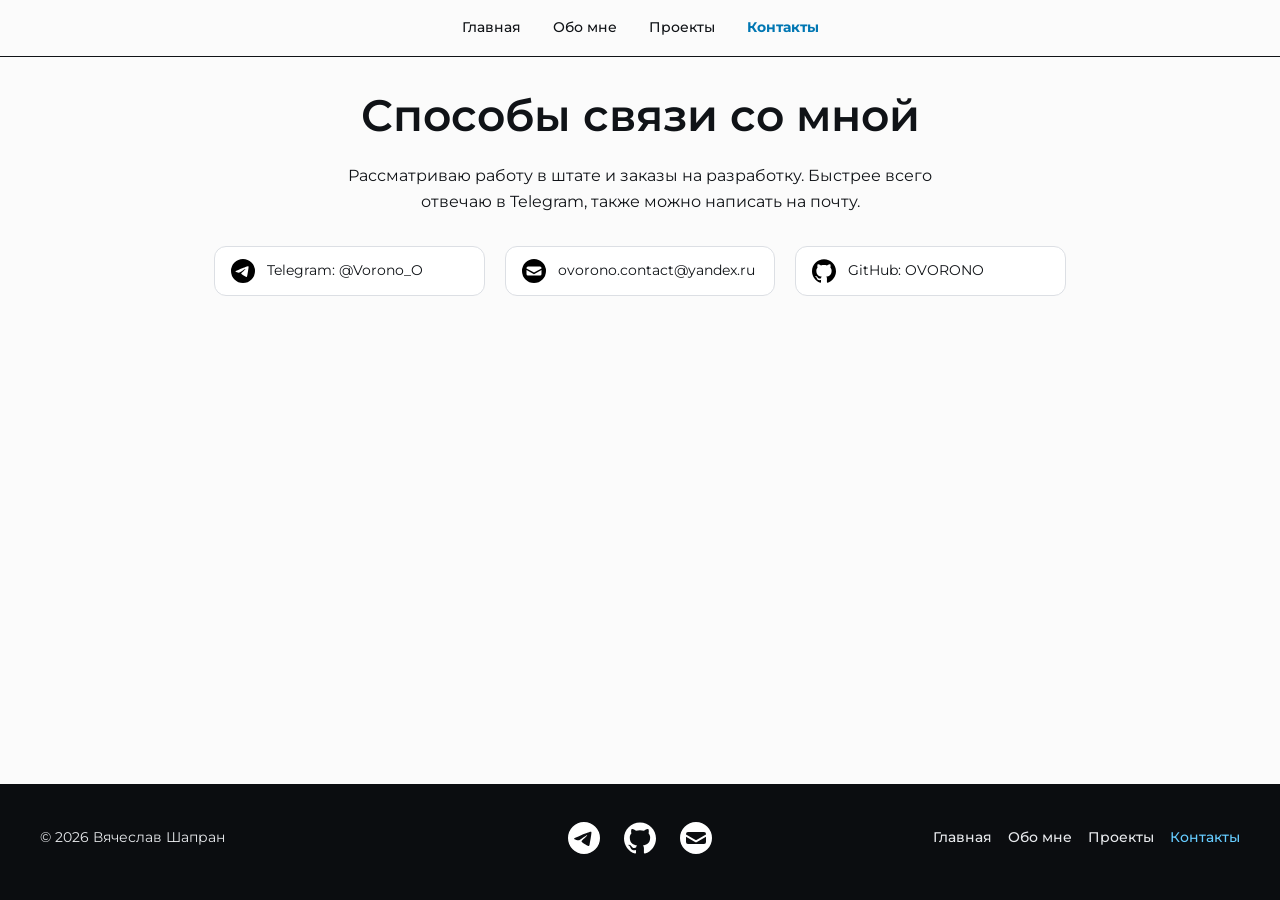
<file: contacts.html>
<!DOCTYPE html>
<html lang="ru">
  <head>
    <meta charset="UTF-8" />
    <meta name="viewport" content="width=device-width, initial-scale=1.0" />
    <meta name="description" content="Как связаться с Вячеславом Шапраном, Python-разработчиком." />
    <meta property="og:title" content="Контакты — Вячеслав Шапран" />
    <meta property="og:description" content="Как связаться с Вячеславом Шапраном, Python-разработчиком." />
    <meta property="og:type" content="website" />
    <link rel="canonical" href="https://123-liard-eight-26.vercel.app/contacts.html" />
    <meta property="og:url" content="https://123-liard-eight-26.vercel.app/contacts.html" />
    <meta property="og:image" content="https://123-liard-eight-26.vercel.app/images/og-image.jpg" />
    <meta property="og:image:width" content="1200" />
    <meta property="og:image:height" content="630" />
    <meta property="og:locale" content="ru_RU" />
    <meta name="twitter:card" content="summary_large_image" />
    <link rel="preconnect" href="https://fonts.googleapis.com" />
    <link rel="preconnect" href="https://fonts.gstatic.com" crossorigin />
    <link rel="stylesheet" href="https://fonts.googleapis.com/css2?family=Montserrat:wght@400;500;600;700&family=Montserrat+Alternates:wght@500&family=JetBrains+Mono:wght@400&display=swap" />
    <link rel="icon" href="images/favicon.svg" type="image/svg+xml" />
    <title>Контакты — Вячеслав Шапран</title>
    <link rel="stylesheet" href="css/styles.css" />
  </head>
  <body class="has-fixed-header">
    <a class="skip-link" href="#main">Перейти к содержимому</a>
    <header class="site-header">
      <div class="site-header__inner">
        <nav aria-label="Основная навигация">
          <ul class="nav-main">
            <li><a href="index.html">Главная</a></li>
            <li><a href="skills.html">Обо мне</a></li>
            <li><a href="projects.html">Проекты</a></li>
            <li><a href="contacts.html" class="is-active" aria-current="page">Контакты</a></li>
          </ul>
        </nav>
      </div>
    </header>

    <main id="main">
      <section class="contact-hero">
        <h1>Способы связи со мной</h1>
        <div>
          <p>
            Рассматриваю работу в штате и заказы на разработку. Быстрее всего отвечаю в Telegram, также можно написать на почту.
          </p>
        </div>
      </section>

       <section class="section section--tight-top">
          <div class="alert-wrapper alert-wrapper--contacts">
            <a class="alert-box" href="https://t.me/Vorono_O" target="_blank" rel="noopener">
              <img loading="lazy" class="alert-icon" src="images/telegram.svg" alt="" />
              <div class="alert-text">Telegram: @Vorono_O</div>
            </a>
            <a class="alert-box" href="mailto:ovorono.contact@yandex.ru">
              <img loading="lazy" class="alert-icon" src="images/email.svg" alt="" />
              <div class="alert-text">ovorono.contact@yandex.ru</div>
            </a>
            <a class="alert-box" href="https://github.com/OVORONO" target="_blank" rel="noopener">
              <img loading="lazy" class="alert-icon" src="images/github.svg" alt="" />
              <div class="alert-text">GitHub: OVORONO</div>
            </a>
          </div>
        </section>
    </main>

    <footer class="site-footer">
      <div class="site-footer__inner">
        <div class="footer-left">
          <span>© 2026 Вячеслав Шапран</span>
        </div>
        <div class="footer-center">
          <a class="social-circle" href="https://t.me/Vorono_O" target="_blank" rel="noopener" aria-label="Telegram">
            <img loading="lazy" src="images/telegram.svg" alt="" />
          </a>
          <a class="social-circle" href="https://github.com/OVORONO" target="_blank" rel="noopener" aria-label="GitHub">
            <img loading="lazy" src="images/github.svg" alt="" />
          </a>
          <a class="social-circle" href="mailto:ovorono.contact@yandex.ru" aria-label="Почта">
            <img loading="lazy" src="images/email.svg" alt="" />
          </a>
        </div>
        <nav class="footer-right" aria-label="Подвал">
          <a href="index.html">Главная</a>
          <a href="skills.html">Обо мне</a>
          <a href="projects.html">Проекты</a>
          <a href="contacts.html" class="is-active" aria-current="page">Контакты</a>
        </nav>
      </div>
    </footer>
  </body>
</html>
</file>
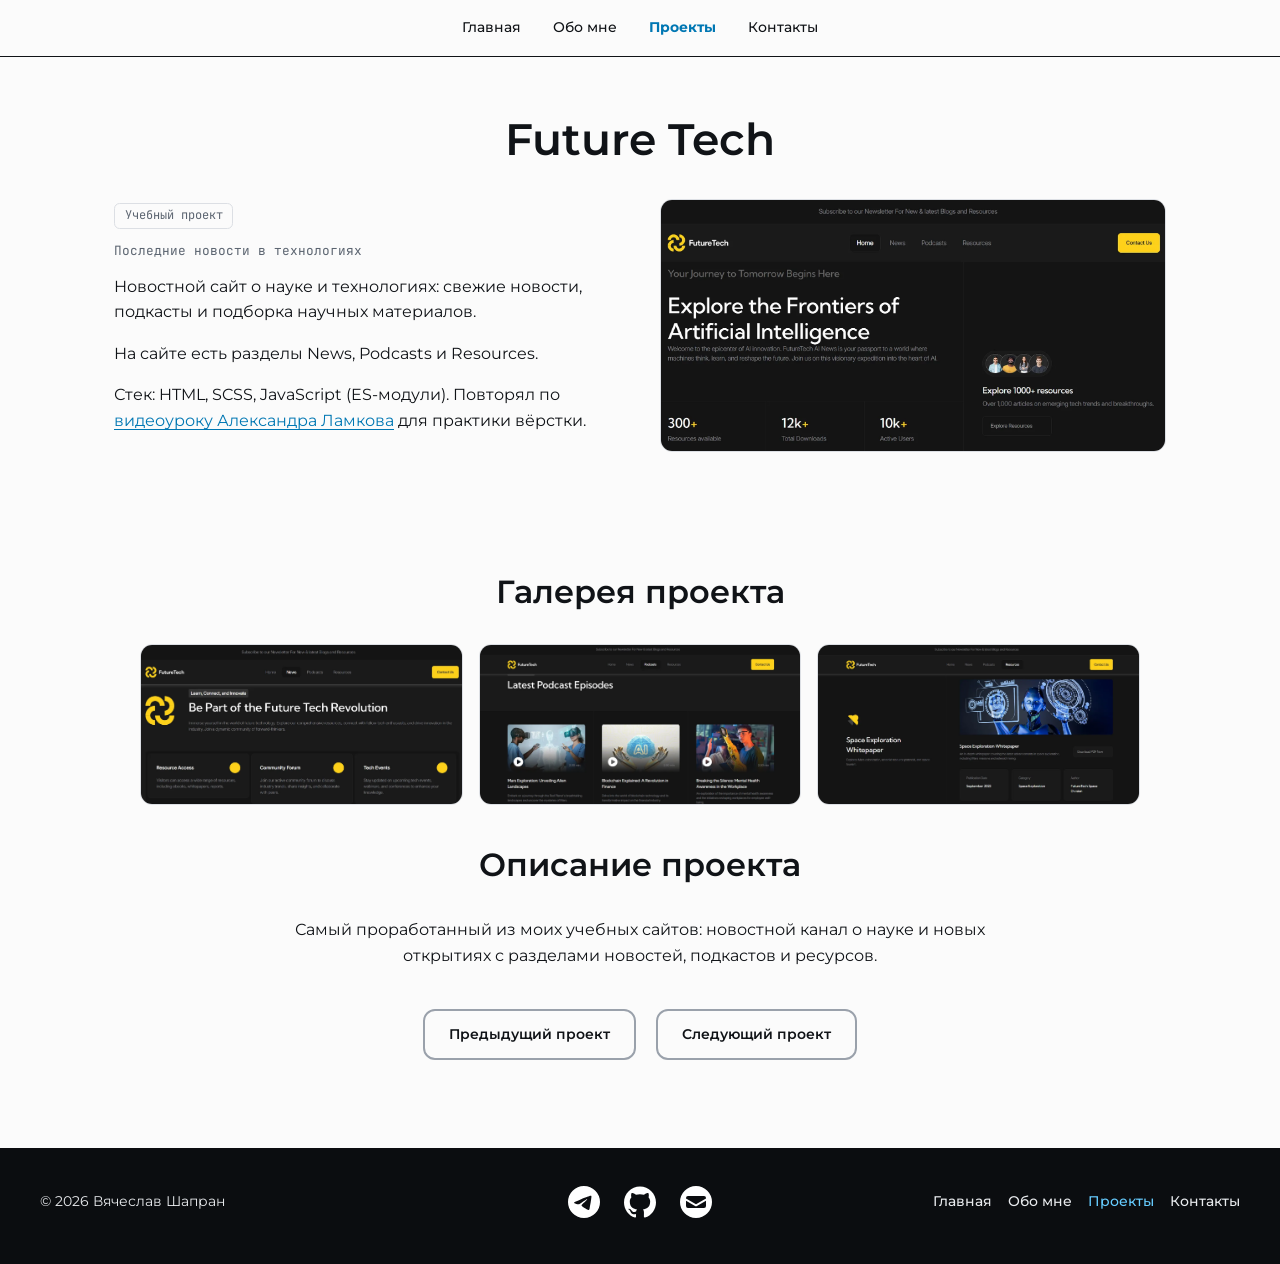
<file: project-1.html>
<!DOCTYPE html>
<html lang="ru">
<head>
  <meta charset="UTF-8" />
    <meta name="viewport" content="width=device-width, initial-scale=1.0" />
    <meta name="description" content="Future Tech: описание проекта и скриншоты из портфолио Вячеслава Шапрана." />
    <meta property="og:title" content="Future Tech — проект Вячеслава Шапрана" />
    <meta property="og:description" content="Future Tech: описание проекта и скриншоты из портфолио Вячеслава Шапрана." />
    <meta property="og:type" content="website" />
    <link rel="canonical" href="https://123-liard-eight-26.vercel.app/project-1.html" />
    <meta property="og:url" content="https://123-liard-eight-26.vercel.app/project-1.html" />
    <meta property="og:image" content="https://123-liard-eight-26.vercel.app/images/og-image.jpg" />
    <meta property="og:image:width" content="1200" />
    <meta property="og:image:height" content="630" />
    <meta property="og:locale" content="ru_RU" />
    <meta name="twitter:card" content="summary_large_image" />
    <link rel="preconnect" href="https://fonts.googleapis.com" />
    <link rel="preconnect" href="https://fonts.gstatic.com" crossorigin />
    <link rel="stylesheet" href="https://fonts.googleapis.com/css2?family=Montserrat:wght@400;500;600;700&family=Montserrat+Alternates:wght@500&family=JetBrains+Mono:wght@400&display=swap" />
    <link rel="icon" href="images/favicon.svg" type="image/svg+xml" />
  <title>Future Tech — проект Вячеслава Шапрана</title>
  <link rel="stylesheet" href="css/styles.css" />
</head>
<body class="has-fixed-header">
    <a class="skip-link" href="#main">Перейти к содержимому</a>
  <header class="site-header">
    <div class="site-header__inner">
      <nav aria-label="Основная навигация">
        <ul class="nav-main">
          <li><a href="index.html">Главная</a></li>
          <li><a href="skills.html">Обо мне</a></li>
          <li><a href="projects.html" class="is-active" aria-current="page">Проекты</a></li>
          <li><a href="contacts.html">Контакты</a></li>
        </ul>
      </nav>
    </div>
  </header>

  <main id="main">
<section class="section section--tight-bott">
        <div class="wrap text-center">
          <h1 class="projects-page-title">Future Tech</h1>
        </div>
        <div class="wrap">
          <div class="featured-project">
            <div>
              <p class="project-badge">Учебный проект</p>
              <p class="label">Последние новости в технологиях</p>
              <p>
                Новостной сайт о науке и технологиях: свежие новости, подкасты и подборка научных материалов.
              </p>
              <p>
                На сайте есть разделы News, Podcasts и Resources.
              </p>
              <p>
                Стек: HTML, SCSS, JavaScript (ES-модули). Повторял по <a class="text-link" href="https://www.youtube.com/watch?v=hkYzqTKnSIg" target="_blank" rel="noopener">видеоуроку Александра Ламкова</a> для практики вёрстки.
              </p>
            </div>
            <div class="featured-preview">
              <img src="images/example_1.webp" alt="Главный экран сайта Future Tech" />
            </div>
          </div>
        </div>
      </section>

    <section class="section text-center">
      <div class="wrap">
        <!-- Галерея проекта -->
        <div class="project-gallery">
          <h2 class="projects-page-title">Галерея проекта</h2>
          <div class="project-gallery__images">
            <a href="images/rr1.webp" target="_blank" rel="noopener" aria-label="Future Tech: страница новостей: открыть полностью">
              <img loading="lazy" src="images/rr1.webp" alt="Future Tech: страница новостей" />
            </a>
            <a href="images/rr2.webp" target="_blank" rel="noopener" aria-label="Future Tech: страница подкастов: открыть полностью">
              <img loading="lazy" src="images/rr2.webp" alt="Future Tech: страница подкастов" />
            </a>
            <a href="images/rr3.webp" target="_blank" rel="noopener" aria-label="Future Tech: страница ресурсов: открыть полностью">
              <img loading="lazy" src="images/rr3.webp" alt="Future Tech: страница ресурсов" />
            </a>
          </div>
        </div>

        <!-- Описание проекта -->
        <div class="project-description">
          <h2 class="projects-page-title">Описание проекта</h2>
          <p class="lead">
            Самый проработанный из моих учебных сайтов: новостной канал о науке и новых открытиях с разделами новостей, подкастов и ресурсов.
          </p>
        </div>

        <!-- Навигация между проектами -->
        <div class="project-nav">
          <a href="project-finift.html" class="btn-pill btn-pill--secondary">
            Предыдущий проект
          </a>
          <a href="project-2.html" class="btn-pill btn-pill--secondary">
            Следующий проект
          </a>
        </div>
      </div>
    </section>
  </main>

  <footer class="site-footer">
      <div class="site-footer__inner">
        <div class="footer-left">
          <span>© 2026 Вячеслав Шапран</span>
        </div>
        <div class="footer-center">
          <a class="social-circle" href="https://t.me/Vorono_O" target="_blank" rel="noopener" aria-label="Telegram">
            <img loading="lazy" src="images/telegram.svg" alt="" />
          </a>
          <a class="social-circle" href="https://github.com/OVORONO" target="_blank" rel="noopener" aria-label="GitHub">
            <img loading="lazy" src="images/github.svg" alt="" />
          </a>
          <a class="social-circle" href="mailto:ovorono.contact@yandex.ru" aria-label="Почта">
            <img loading="lazy" src="images/email.svg" alt="" />
          </a>
        </div>
        <nav class="footer-right" aria-label="Подвал">
          <a href="index.html">Главная</a>
          <a href="skills.html">Обо мне</a>
          <a href="projects.html" class="is-active" aria-current="page">Проекты</a>
          <a href="contacts.html">Контакты</a>
        </nav>
      </div>
    </footer>
</body>
</html>
</file>
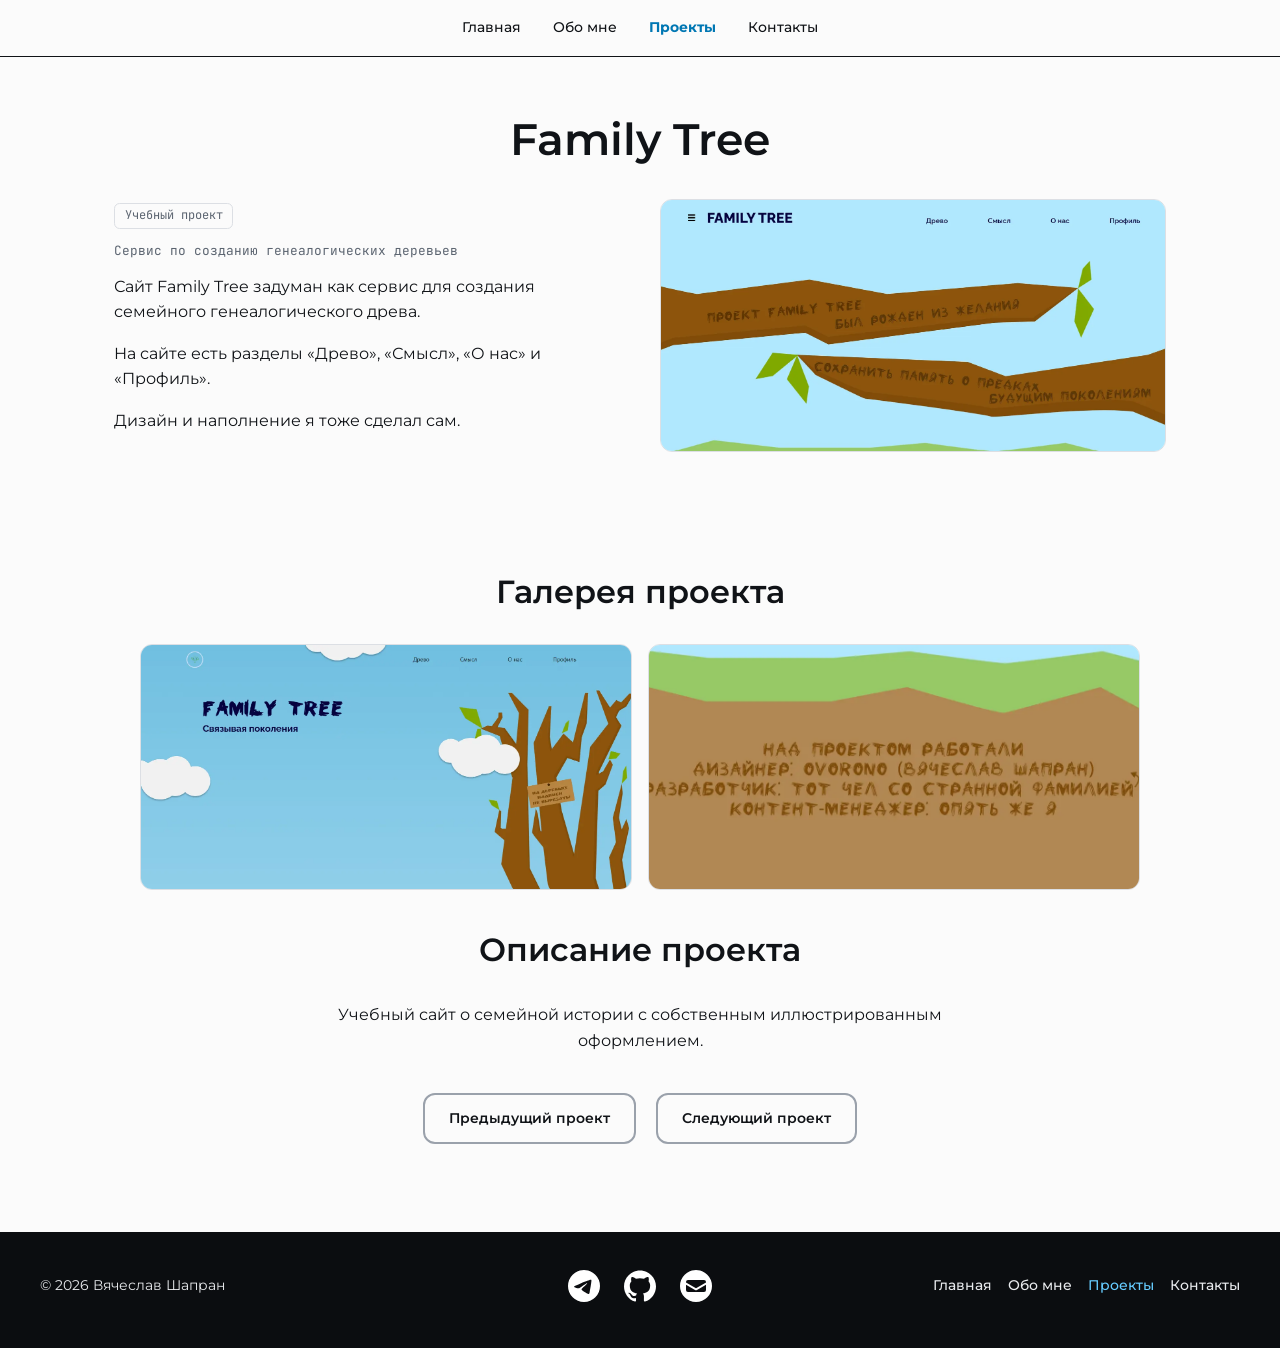
<file: project-2.html>
<!DOCTYPE html>
<html lang="ru">
<head>
  <meta charset="UTF-8" />
    <meta name="viewport" content="width=device-width, initial-scale=1.0" />
    <meta name="description" content="Family Tree: описание проекта и скриншоты из портфолио Вячеслава Шапрана." />
    <meta property="og:title" content="Family Tree — проект Вячеслава Шапрана" />
    <meta property="og:description" content="Family Tree: описание проекта и скриншоты из портфолио Вячеслава Шапрана." />
    <meta property="og:type" content="website" />
    <link rel="canonical" href="https://123-liard-eight-26.vercel.app/project-2.html" />
    <meta property="og:url" content="https://123-liard-eight-26.vercel.app/project-2.html" />
    <meta property="og:image" content="https://123-liard-eight-26.vercel.app/images/og-image.jpg" />
    <meta property="og:image:width" content="1200" />
    <meta property="og:image:height" content="630" />
    <meta property="og:locale" content="ru_RU" />
    <meta name="twitter:card" content="summary_large_image" />
    <link rel="preconnect" href="https://fonts.googleapis.com" />
    <link rel="preconnect" href="https://fonts.gstatic.com" crossorigin />
    <link rel="stylesheet" href="https://fonts.googleapis.com/css2?family=Montserrat:wght@400;500;600;700&family=Montserrat+Alternates:wght@500&family=JetBrains+Mono:wght@400&display=swap" />
    <link rel="icon" href="images/favicon.svg" type="image/svg+xml" />
  <title>Family Tree — проект Вячеслава Шапрана</title>
  <link rel="stylesheet" href="css/styles.css" />
</head>
<body class="has-fixed-header">
    <a class="skip-link" href="#main">Перейти к содержимому</a>
  <header class="site-header">
    <div class="site-header__inner">
      <nav aria-label="Основная навигация">
        <ul class="nav-main">
          <li><a href="index.html">Главная</a></li>
          <li><a href="skills.html">Обо мне</a></li>
          <li><a href="projects.html" class="is-active" aria-current="page">Проекты</a></li>
          <li><a href="contacts.html">Контакты</a></li>
        </ul>
      </nav>
    </div>
  </header>

  <main id="main">
<section class="section section--tight-bott">
        <div class="wrap text-center">
          <h1 class="projects-page-title">Family Tree</h1>
        </div>
        <div class="wrap">
          <div class="featured-project">
            <div>
              <p class="project-badge">Учебный проект</p>
              <p class="label">Сервис по созданию генеалогических деревьев</p>
              <p>
                Сайт Family Tree задуман как сервис для создания семейного генеалогического древа.
              </p>
              <p>
                На сайте есть разделы «Древо», «Смысл», «О нас» и «Профиль».
              </p>
              <p>
                Дизайн и наполнение я тоже сделал сам.
              </p>
            </div>
            <div class="featured-preview">
              <img src="images/example_2.webp" alt="Главный экран сайта Family Tree" />
            </div>
          </div>
        </div>
      </section>

    <section class="section text-center">
      <div class="wrap">
        <!-- Галерея проекта -->
        <div class="project-gallery">
          <h2 class="projects-page-title">Галерея проекта</h2>
          <div class="project-gallery__images">
            <a href="images/tt1.webp" target="_blank" rel="noopener" aria-label="Family Tree: главный экран: открыть полностью">
              <img loading="lazy" src="images/tt1.webp" alt="Family Tree: главный экран" />
            </a>
            <a href="images/tt2.webp" target="_blank" rel="noopener" aria-label="Family Tree: блок с авторами проекта: открыть полностью">
              <img loading="lazy" src="images/tt2.webp" alt="Family Tree: блок с авторами проекта" />
            </a>
          </div>
        </div>

        <!-- Описание проекта -->
        <div class="project-description">
          <h2 class="projects-page-title">Описание проекта</h2>
          <p class="lead">
            Учебный сайт о семейной истории с собственным иллюстрированным оформлением.
          </p>
        </div>

        <!-- Навигация между проектами -->
        <div class="project-nav">
          <a href="project-1.html" class="btn-pill btn-pill--secondary">
            Предыдущий проект
          </a>
          <a href="project-4.html" class="btn-pill btn-pill--secondary">
            Следующий проект
          </a>
        </div>
      </div>
    </section>
  </main>

  <footer class="site-footer">
      <div class="site-footer__inner">
        <div class="footer-left">
          <span>© 2026 Вячеслав Шапран</span>
        </div>
        <div class="footer-center">
          <a class="social-circle" href="https://t.me/Vorono_O" target="_blank" rel="noopener" aria-label="Telegram">
            <img loading="lazy" src="images/telegram.svg" alt="" />
          </a>
          <a class="social-circle" href="https://github.com/OVORONO" target="_blank" rel="noopener" aria-label="GitHub">
            <img loading="lazy" src="images/github.svg" alt="" />
          </a>
          <a class="social-circle" href="mailto:ovorono.contact@yandex.ru" aria-label="Почта">
            <img loading="lazy" src="images/email.svg" alt="" />
          </a>
        </div>
        <nav class="footer-right" aria-label="Подвал">
          <a href="index.html">Главная</a>
          <a href="skills.html">Обо мне</a>
          <a href="projects.html" class="is-active" aria-current="page">Проекты</a>
          <a href="contacts.html">Контакты</a>
        </nav>
      </div>
    </footer>
</body>
</html>
</file>
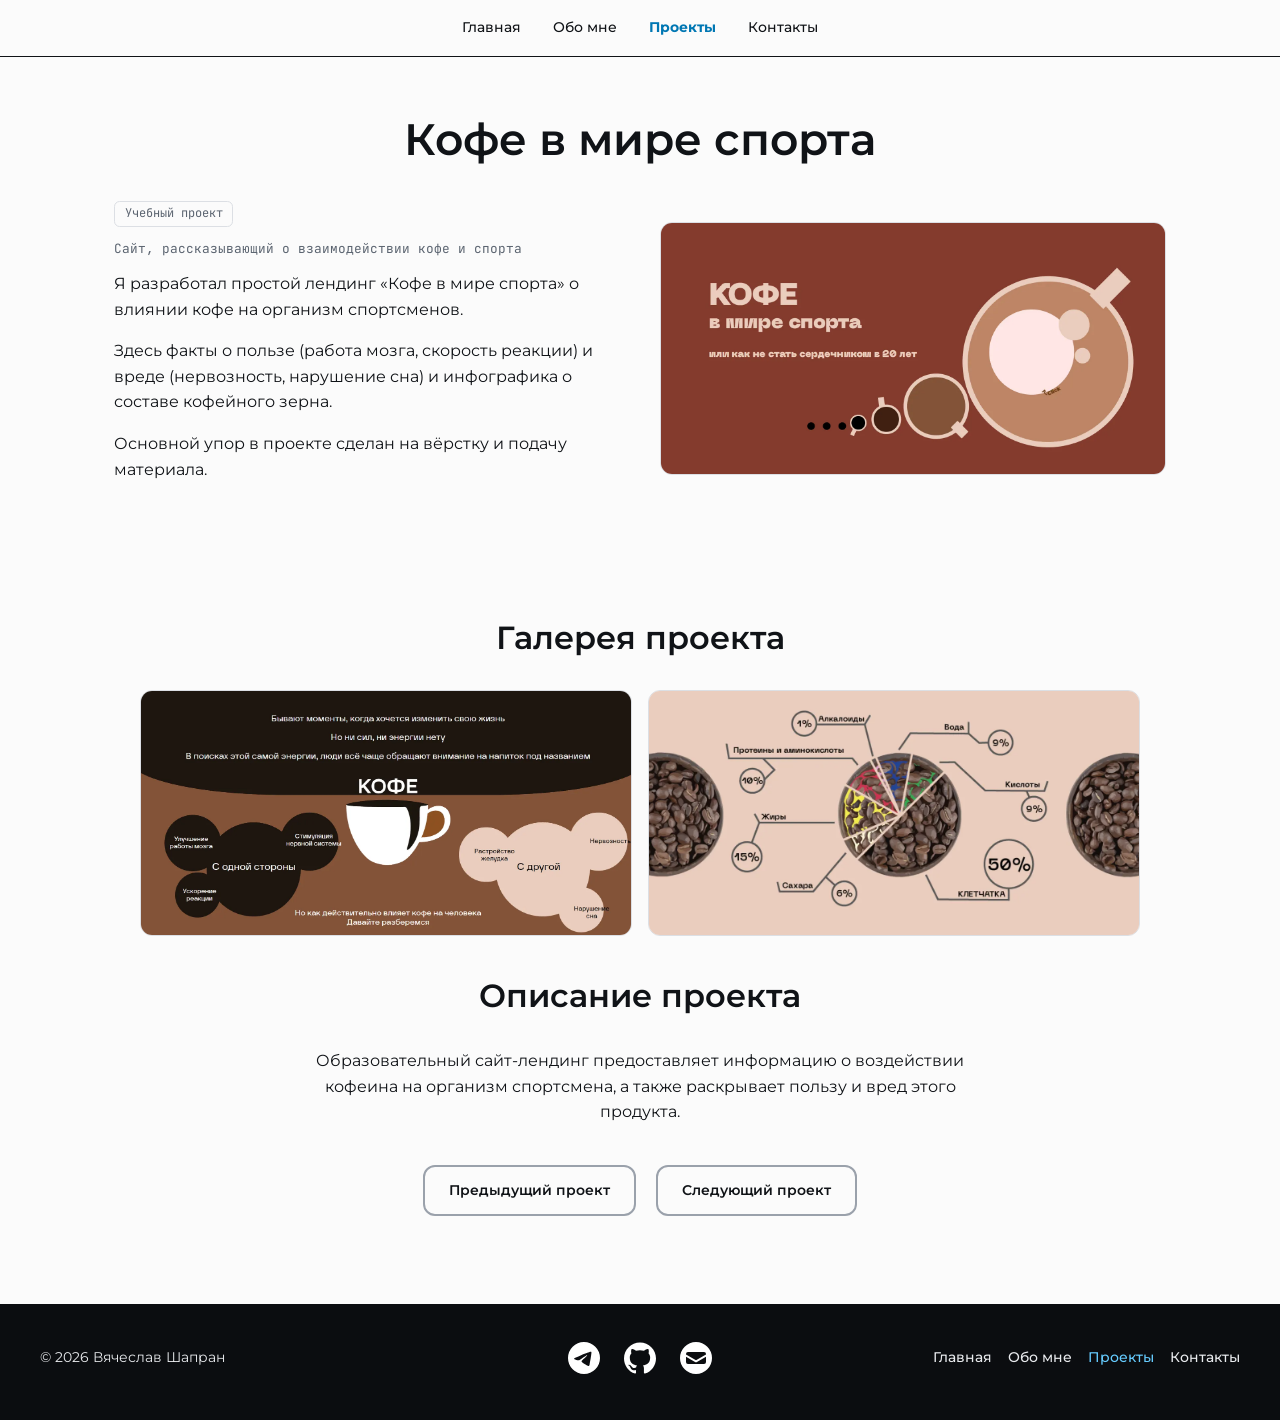
<file: project-4.html>
<!DOCTYPE html>
<html lang="ru">
<head>
  <meta charset="UTF-8" />
    <meta name="viewport" content="width=device-width, initial-scale=1.0" />
    <meta name="description" content="Кофе в мире спорта: описание проекта и скриншоты из портфолио Вячеслава Шапрана." />
    <meta property="og:title" content="Кофе в мире спорта — проект Вячеслава Шапрана" />
    <meta property="og:description" content="Кофе в мире спорта: описание проекта и скриншоты из портфолио Вячеслава Шапрана." />
    <meta property="og:type" content="website" />
    <link rel="canonical" href="https://123-liard-eight-26.vercel.app/project-4.html" />
    <meta property="og:url" content="https://123-liard-eight-26.vercel.app/project-4.html" />
    <meta property="og:image" content="https://123-liard-eight-26.vercel.app/images/og-image.jpg" />
    <meta property="og:image:width" content="1200" />
    <meta property="og:image:height" content="630" />
    <meta property="og:locale" content="ru_RU" />
    <meta name="twitter:card" content="summary_large_image" />
    <link rel="preconnect" href="https://fonts.googleapis.com" />
    <link rel="preconnect" href="https://fonts.gstatic.com" crossorigin />
    <link rel="stylesheet" href="https://fonts.googleapis.com/css2?family=Montserrat:wght@400;500;600;700&family=Montserrat+Alternates:wght@500&family=JetBrains+Mono:wght@400&display=swap" />
    <link rel="icon" href="images/favicon.svg" type="image/svg+xml" />
  <title>Кофе в мире спорта — проект Вячеслава Шапрана</title>
  <link rel="stylesheet" href="css/styles.css" />
</head>
<body class="has-fixed-header">
    <a class="skip-link" href="#main">Перейти к содержимому</a>
  <header class="site-header">
    <div class="site-header__inner">
      <nav aria-label="Основная навигация">
        <ul class="nav-main">
          <li><a href="index.html">Главная</a></li>
          <li><a href="skills.html">Обо мне</a></li>
          <li><a href="projects.html" class="is-active" aria-current="page">Проекты</a></li>
          <li><a href="contacts.html">Контакты</a></li>
        </ul>
      </nav>
    </div>
  </header>

  <main id="main">
<section class="section section--tight-bott">
        <div class="wrap text-center">
          <h1 class="projects-page-title">Кофе в мире спорта</h1>
        </div>
        <div class="wrap">
          <div class="featured-project">
            <div>
              <p class="project-badge">Учебный проект</p>
              <p class="label">Сайт, рассказывающий о взаимодействии кофе и спорта</p>
              <p>
                Я разработал простой лендинг «Кофе в мире спорта» о влиянии кофе на организм спортсменов.
              </p>
              <p>
                Здесь факты о пользе (работа мозга, скорость реакции) и вреде (нервозность, нарушение сна) и инфографика о составе кофейного зерна.
              </p>
              <p>
                Основной упор в проекте сделан на вёрстку и подачу материала.
              </p>
            </div>
            <div class="featured-preview">
              <img src="images/example_4.webp" alt="Главный экран сайта Кофе в мире спорта" />
            </div>
          </div>
        </div>
      </section>

    <section class="section text-center">
      <div class="wrap">
        <!-- Галерея проекта -->
        <div class="project-gallery">
          <h2 class="projects-page-title">Галерея проекта</h2>
          <div class="project-gallery__images">
            <a href="images/ee1.webp" target="_blank" rel="noopener" aria-label="Кофе в мире спорта: польза и вред кофе: открыть полностью">
              <img loading="lazy" src="images/ee1.webp" alt="Кофе в мире спорта: польза и вред кофе" />
            </a>
            <a href="images/ee2.webp" target="_blank" rel="noopener" aria-label="Кофе в мире спорта: инфографика о составе зерна: открыть полностью">
              <img loading="lazy" src="images/ee2.webp" alt="Кофе в мире спорта: инфографика о составе зерна" />
            </a>
          </div>
        </div>

        <!-- Описание проекта -->
        <div class="project-description">
          <h2 class="projects-page-title">Описание проекта</h2>
          <p class="lead">
            Образовательный сайт-лендинг предоставляет информацию о воздействии кофеина на организм спортсмена, а также раскрывает пользу и вред этого продукта.
          </p>
        </div>

        <!-- Навигация между проектами -->
        <div class="project-nav">
          <a href="project-2.html" class="btn-pill btn-pill--secondary">
            Предыдущий проект
          </a>
          <a href="project-finift.html" class="btn-pill btn-pill--secondary">
            Следующий проект
          </a>
        </div>
      </div>
    </section>
  </main>

  <footer class="site-footer">
      <div class="site-footer__inner">
        <div class="footer-left">
          <span>© 2026 Вячеслав Шапран</span>
        </div>
        <div class="footer-center">
          <a class="social-circle" href="https://t.me/Vorono_O" target="_blank" rel="noopener" aria-label="Telegram">
            <img loading="lazy" src="images/telegram.svg" alt="" />
          </a>
          <a class="social-circle" href="https://github.com/OVORONO" target="_blank" rel="noopener" aria-label="GitHub">
            <img loading="lazy" src="images/github.svg" alt="" />
          </a>
          <a class="social-circle" href="mailto:ovorono.contact@yandex.ru" aria-label="Почта">
            <img loading="lazy" src="images/email.svg" alt="" />
          </a>
        </div>
        <nav class="footer-right" aria-label="Подвал">
          <a href="index.html">Главная</a>
          <a href="skills.html">Обо мне</a>
          <a href="projects.html" class="is-active" aria-current="page">Проекты</a>
          <a href="contacts.html">Контакты</a>
        </nav>
      </div>
    </footer>
</body>
</html>
</file>
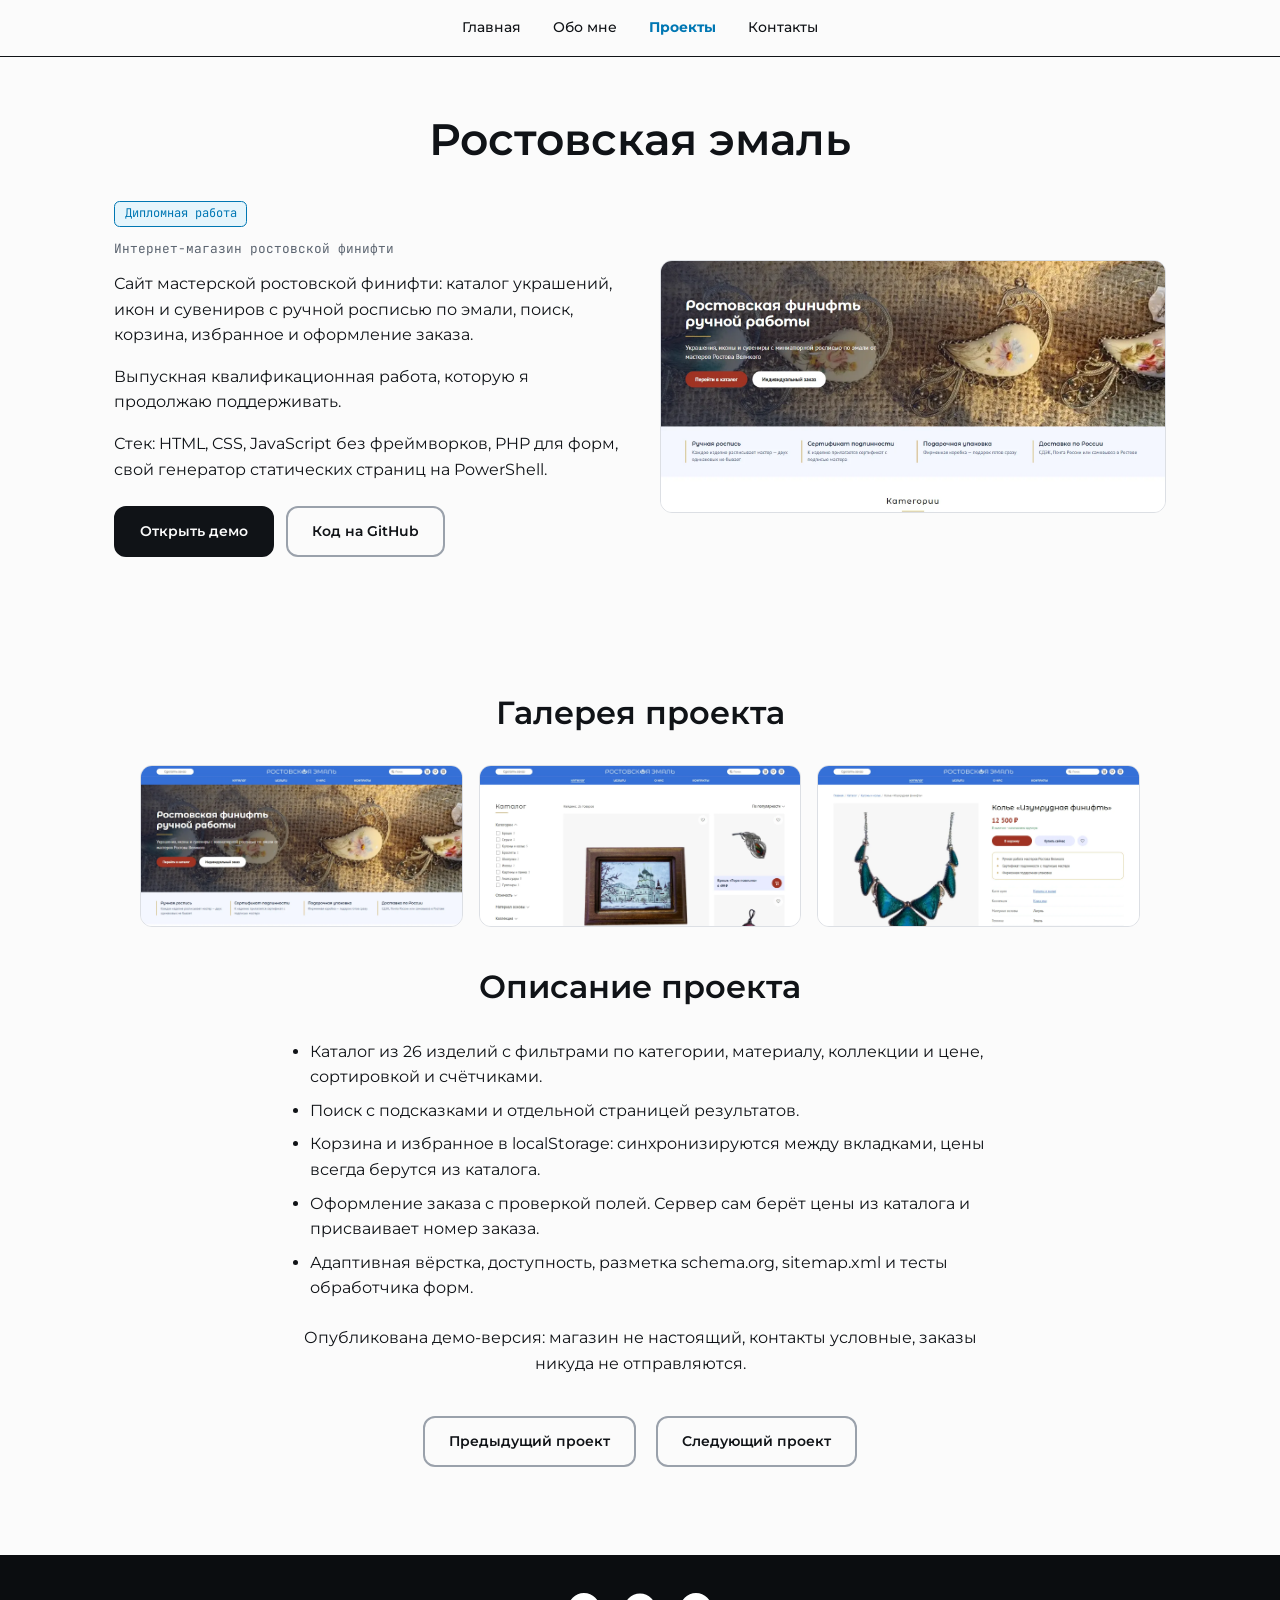
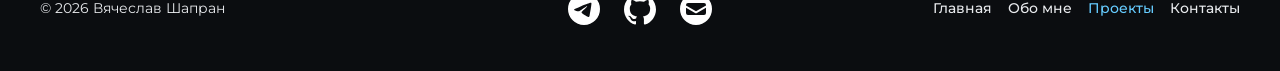
<file: project-finift.html>
<!DOCTYPE html>
<html lang="ru">
<head>
  <meta charset="UTF-8" />
    <meta name="viewport" content="width=device-width, initial-scale=1.0" />
    <meta name="description" content="«Ростовская эмаль»: дипломная работа Вячеслава Шапрана, интернет-магазин ростовской финифти." />
    <meta property="og:title" content="«Ростовская эмаль» — дипломная работа Вячеслава Шапрана" />
    <meta property="og:description" content="«Ростовская эмаль»: дипломная работа Вячеслава Шапрана, интернет-магазин ростовской финифти." />
    <meta property="og:type" content="website" />
    <link rel="canonical" href="https://123-liard-eight-26.vercel.app/project-finift.html" />
    <meta property="og:url" content="https://123-liard-eight-26.vercel.app/project-finift.html" />
    <meta property="og:image" content="https://123-liard-eight-26.vercel.app/images/og-image.jpg" />
    <meta property="og:image:width" content="1200" />
    <meta property="og:image:height" content="630" />
    <meta property="og:locale" content="ru_RU" />
    <meta name="twitter:card" content="summary_large_image" />
    <link rel="preconnect" href="https://fonts.googleapis.com" />
    <link rel="preconnect" href="https://fonts.gstatic.com" crossorigin />
    <link rel="stylesheet" href="https://fonts.googleapis.com/css2?family=Montserrat:wght@400;500;600;700&family=Montserrat+Alternates:wght@500&family=JetBrains+Mono:wght@400&display=swap" />
    <link rel="icon" href="images/favicon.svg" type="image/svg+xml" />
  <title>«Ростовская эмаль» — дипломная работа Вячеслава Шапрана</title>
  <link rel="stylesheet" href="css/styles.css" />
</head>
<body class="has-fixed-header">
    <a class="skip-link" href="#main">Перейти к содержимому</a>
  <header class="site-header">
    <div class="site-header__inner">
      <nav aria-label="Основная навигация">
        <ul class="nav-main">
          <li><a href="index.html">Главная</a></li>
          <li><a href="skills.html">Обо мне</a></li>
          <li><a href="projects.html" class="is-active" aria-current="page">Проекты</a></li>
          <li><a href="contacts.html">Контакты</a></li>
        </ul>
      </nav>
    </div>
  </header>

  <main id="main">
<section class="section section--tight-bott">
        <div class="wrap text-center">
          <h1 class="projects-page-title">Ростовская эмаль</h1>
        </div>
        <div class="wrap">
          <div class="featured-project">
            <div>
              <p class="project-badge project-badge--accent">Дипломная работа</p>
              <p class="label">Интернет-магазин ростовской финифти</p>
              <p>
                Сайт мастерской ростовской финифти: каталог украшений, икон и сувениров с ручной росписью по эмали, поиск, корзина, избранное и оформление заказа.
              </p>
              <p>
                Выпускная квалификационная работа, которую я продолжаю поддерживать.
              </p>
              <p>
                Стек: HTML, CSS, JavaScript без фреймворков, PHP для форм, свой генератор статических страниц на PowerShell.
              </p>
              <p class="featured-project__actions project-links">
                <a class="btn-pill" href="https://ovorono.github.io/VKR_SITE/" target="_blank" rel="noopener">Открыть демо</a>
                <a class="btn-pill btn-pill--secondary" href="https://github.com/OVORONO/VKR_SITE" target="_blank" rel="noopener">Код на GitHub</a>
              </p>
            </div>
            <div class="featured-preview">
              <img src="images/finift-home.webp" alt="Главная страница магазина «Ростовская эмаль»" />
            </div>
          </div>
        </div>
      </section>

    <section class="section text-center">
      <div class="wrap">
        <!-- Галерея проекта -->
        <div class="project-gallery">
          <h2 class="projects-page-title">Галерея проекта</h2>
          <div class="project-gallery__images">
            <a href="images/finift-home.webp" target="_blank" rel="noopener" aria-label="Главная страница магазина: открыть полностью">
              <img loading="lazy" src="images/finift-home.webp" alt="Главная страница магазина" />
            </a>
            <a href="images/finift-catalog.webp" target="_blank" rel="noopener" aria-label="Каталог с фильтрами: открыть полностью">
              <img loading="lazy" src="images/finift-catalog.webp" alt="Каталог с фильтрами" />
            </a>
            <a href="images/finift-product.webp" target="_blank" rel="noopener" aria-label="Страница товара: открыть полностью">
              <img loading="lazy" src="images/finift-product.webp" alt="Страница товара" />
            </a>
          </div>
        </div>

        <!-- Описание проекта -->
        <div class="project-description">
          <h2 class="projects-page-title">Описание проекта</h2>
          <ul class="project-facts">
            <li>Каталог из 26 изделий с фильтрами по категории, материалу, коллекции и цене, сортировкой и счётчиками.</li>
            <li>Поиск с подсказками и отдельной страницей результатов.</li>
            <li>Корзина и избранное в localStorage: синхронизируются между вкладками, цены всегда берутся из каталога.</li>
            <li>Оформление заказа с проверкой полей. Сервер сам берёт цены из каталога и присваивает номер заказа.</li>
            <li>Адаптивная вёрстка, доступность, разметка schema.org, sitemap.xml и тесты обработчика форм.</li>
          </ul>
          <p class="lead">
            Опубликована демо-версия: магазин не настоящий, контакты условные, заказы никуда не отправляются.
          </p>
        </div>

        <!-- Навигация между проектами -->
        <div class="project-nav">
          <a href="project-4.html" class="btn-pill btn-pill--secondary">
            Предыдущий проект
          </a>
          <a href="project-1.html" class="btn-pill btn-pill--secondary">
            Следующий проект
          </a>
        </div>
      </div>
    </section>
  </main>

  <footer class="site-footer">
      <div class="site-footer__inner">
        <div class="footer-left">
          <span>© 2026 Вячеслав Шапран</span>
        </div>
        <div class="footer-center">
          <a class="social-circle" href="https://t.me/Vorono_O" target="_blank" rel="noopener" aria-label="Telegram">
            <img loading="lazy" src="images/telegram.svg" alt="" />
          </a>
          <a class="social-circle" href="https://github.com/OVORONO" target="_blank" rel="noopener" aria-label="GitHub">
            <img loading="lazy" src="images/github.svg" alt="" />
          </a>
          <a class="social-circle" href="mailto:ovorono.contact@yandex.ru" aria-label="Почта">
            <img loading="lazy" src="images/email.svg" alt="" />
          </a>
        </div>
        <nav class="footer-right" aria-label="Подвал">
          <a href="index.html">Главная</a>
          <a href="skills.html">Обо мне</a>
          <a href="projects.html" class="is-active" aria-current="page">Проекты</a>
          <a href="contacts.html">Контакты</a>
        </nav>
      </div>
    </footer>
</body>
</html>
</file>
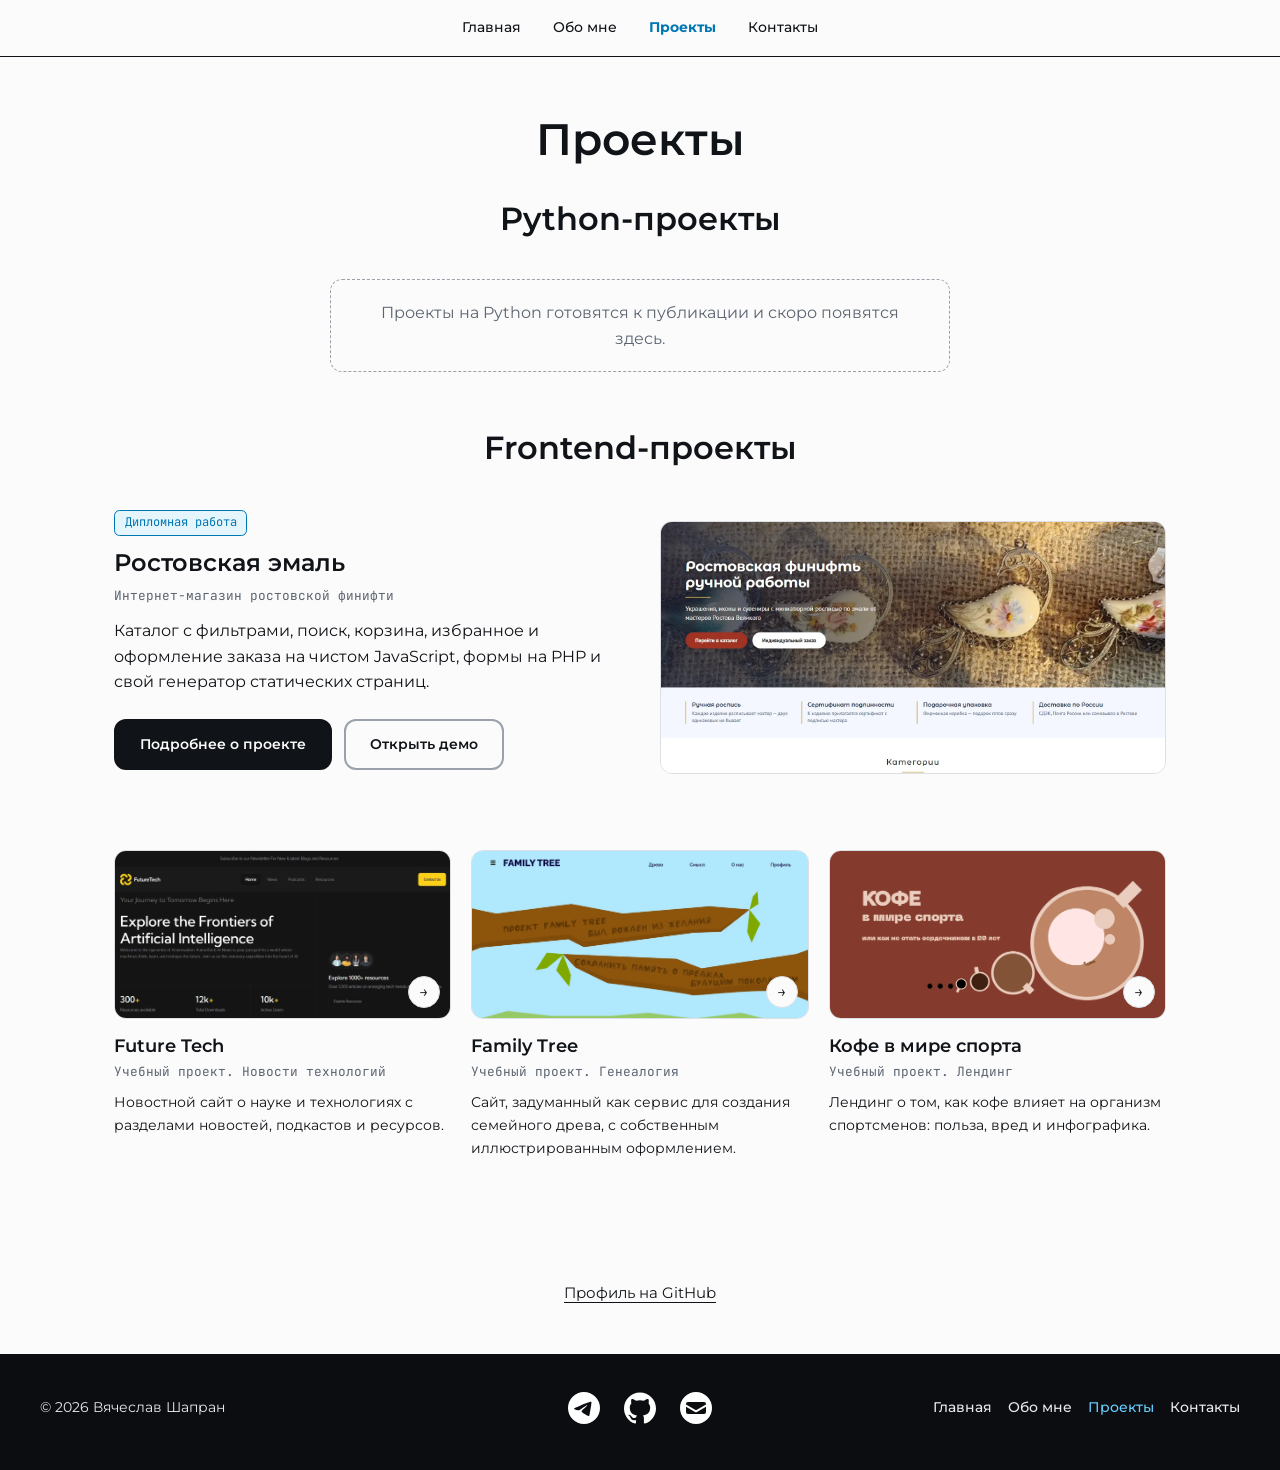
<file: projects.html>
<!DOCTYPE html>
<html lang="ru">
  <head>
    <meta charset="UTF-8" />
    <meta name="viewport" content="width=device-width, initial-scale=1.0" />
    <meta name="description" content="Проекты Вячеслава Шапрана, Python-разработчика: дипломный интернет-магазин «Ростовская эмаль» и учебные frontend-проекты." />
    <meta property="og:title" content="Проекты — Вячеслав Шапран" />
    <meta property="og:description" content="Проекты Вячеслава Шапрана, Python-разработчика: дипломный интернет-магазин «Ростовская эмаль» и учебные frontend-проекты." />
    <meta property="og:type" content="website" />
    <link rel="canonical" href="https://123-liard-eight-26.vercel.app/projects.html" />
    <meta property="og:url" content="https://123-liard-eight-26.vercel.app/projects.html" />
    <meta property="og:image" content="https://123-liard-eight-26.vercel.app/images/og-image.jpg" />
    <meta property="og:image:width" content="1200" />
    <meta property="og:image:height" content="630" />
    <meta property="og:locale" content="ru_RU" />
    <meta name="twitter:card" content="summary_large_image" />
    <link rel="preconnect" href="https://fonts.googleapis.com" />
    <link rel="preconnect" href="https://fonts.gstatic.com" crossorigin />
    <link rel="stylesheet" href="https://fonts.googleapis.com/css2?family=Montserrat:wght@400;500;600;700&family=Montserrat+Alternates:wght@500&family=JetBrains+Mono:wght@400&display=swap" />
    <link rel="icon" href="images/favicon.svg" type="image/svg+xml" />
    <title>Проекты — Вячеслав Шапран</title>
    <link rel="stylesheet" href="css/styles.css" />
  </head>
  <body class="has-fixed-header">
    <a class="skip-link" href="#main">Перейти к содержимому</a>
    <header class="site-header">
      <div class="site-header__inner">
        <nav aria-label="Основная навигация">
          <ul class="nav-main">
            <li><a href="index.html">Главная</a></li>
            <li><a href="skills.html">Обо мне</a></li>
            <li><a href="projects.html" class="is-active" aria-current="page">Проекты</a></li>
            <li><a href="contacts.html">Контакты</a></li>
          </ul>
        </nav>
      </div>
    </header>

    <main id="main">
      <section class="section section--tight-bott">
        <div class="wrap text-center">
          <h1 class="projects-page-title">Проекты</h1>
        </div>
        <div class="wrap">
          <h2 class="other-projects__title">Python-проекты</h2>
          <p class="projects-soon">Проекты на Python готовятся к публикации и скоро появятся здесь.</p>

          <h2 class="other-projects__title">Frontend-проекты</h2>
          <div class="featured-project">
            <div>
              <p class="project-badge project-badge--accent">Дипломная работа</p>
              <h3 class="featured-project__title">Ростовская эмаль</h3>
              <p class="label">Интернет-магазин ростовской финифти</p>
              <p>
                Каталог с фильтрами, поиск, корзина, избранное и оформление заказа на чистом JavaScript, формы на PHP и свой генератор статических страниц.
              </p>
              <p class="featured-project__actions project-links">
                <a class="btn-pill" href="project-finift.html">Подробнее о проекте</a>
                <a class="btn-pill btn-pill--secondary" href="https://ovorono.github.io/VKR_SITE/" target="_blank" rel="noopener">Открыть демо</a>
              </p>
            </div>
            <div class="featured-preview">
              <a href="project-finift.html" tabindex="-1" aria-hidden="true"><img src="images/finift-home.webp" alt="Главная страница магазина «Ростовская эмаль»" /></a>
            </div>
          </div>
        </div>
      </section>

      <section class="section section--tight-top">
        <div class="wrap">
          <div class="projects-list" role="list">
            <article class="project-card" role="listitem">
              <div class="project-card__img">
                <img loading="lazy" src="images/example_1.webp" alt="Главный экран сайта Future Tech" />
                <span class="project-card__badge" aria-hidden="true">→</span>
              </div>
              <h3><a href="project-1.html">Future Tech</a></h3>
              <p class="label">Учебный проект. Новости технологий</p>
              <p>
                Новостной сайт о науке и технологиях с разделами новостей, подкастов и ресурсов.
              </p>
            </article>
            <article class="project-card" role="listitem">
              <div class="project-card__img">
                <img loading="lazy" src="images/example_2.webp" alt="Главный экран сайта Family Tree" />
                <span class="project-card__badge" aria-hidden="true">→</span>
              </div>
              <h3><a href="project-2.html">Family Tree</a></h3>
              <p class="label">Учебный проект. Генеалогия</p>
              <p>
                Сайт, задуманный как сервис для создания семейного древа, с собственным иллюстрированным оформлением.
              </p>
            </article>
            <article class="project-card" role="listitem">
              <div class="project-card__img">
                <img loading="lazy" src="images/example_4.webp" alt="Главный экран сайта Кофе в мире спорта" />
                <span class="project-card__badge" aria-hidden="true">→</span>
              </div>
              <h3><a href="project-4.html">Кофе в мире спорта</a></h3>
              <p class="label">Учебный проект. Лендинг</p>
              <p>
                Лендинг о том, как кофе влияет на организм спортсменов: польза, вред и инфографика.
              </p>
            </article>
          </div>
        </div>
      </section>

      <div class="cta-github">
        <a href="https://github.com/OVORONO" target="_blank" rel="noopener">Профиль на GitHub</a>
      </div>
    </main>

    <footer class="site-footer">
      <div class="site-footer__inner">
        <div class="footer-left">
          <span>© 2026 Вячеслав Шапран</span>
        </div>
        <div class="footer-center">
          <a class="social-circle" href="https://t.me/Vorono_O" target="_blank" rel="noopener" aria-label="Telegram">
            <img loading="lazy" src="images/telegram.svg" alt="" />
          </a>
          <a class="social-circle" href="https://github.com/OVORONO" target="_blank" rel="noopener" aria-label="GitHub">
            <img loading="lazy" src="images/github.svg" alt="" />
          </a>
          <a class="social-circle" href="mailto:ovorono.contact@yandex.ru" aria-label="Почта">
            <img loading="lazy" src="images/email.svg" alt="" />
          </a>
        </div>
        <nav class="footer-right" aria-label="Подвал">
          <a href="index.html">Главная</a>
          <a href="skills.html">Обо мне</a>
          <a href="projects.html" class="is-active" aria-current="page">Проекты</a>
          <a href="contacts.html">Контакты</a>
        </nav>
      </div>
    </footer>
  </body>
</html>
</file>
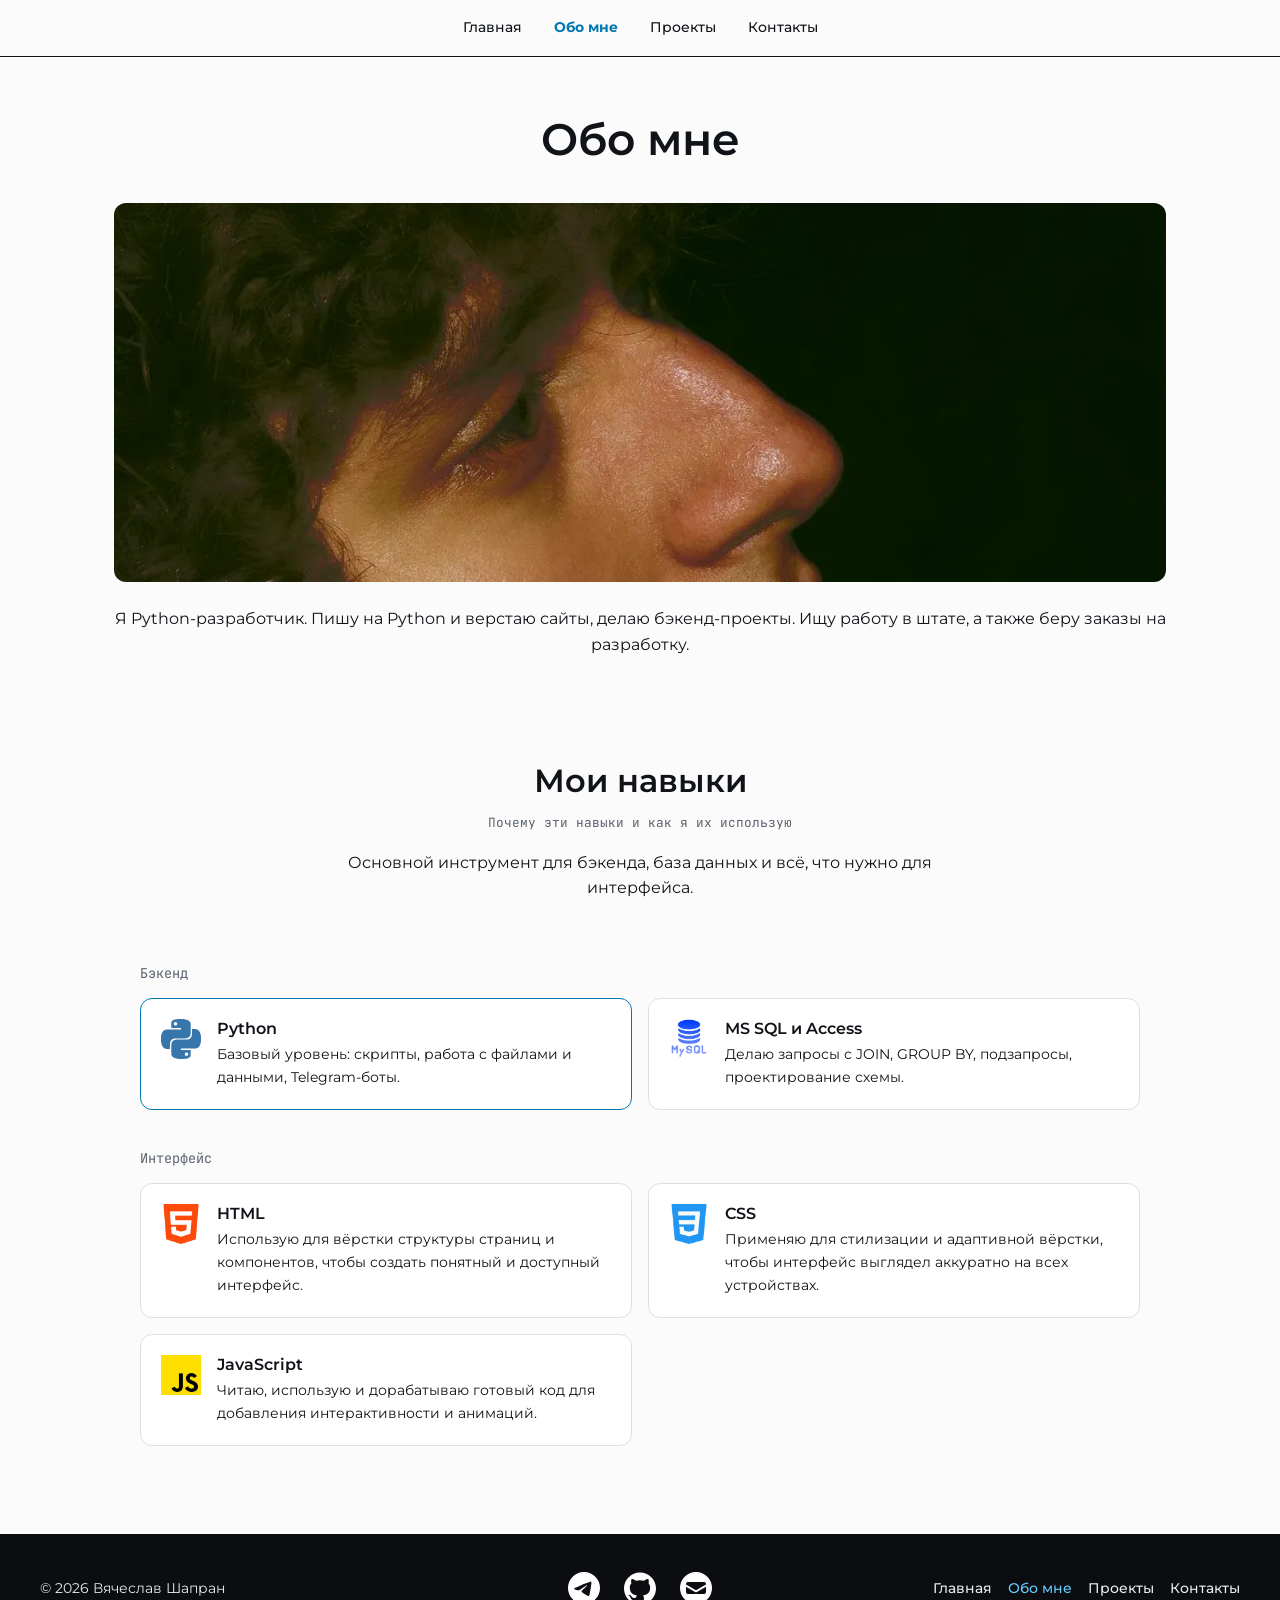
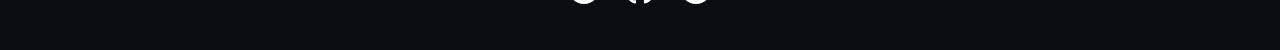
<file: skills.html>
<!DOCTYPE html>
<html lang="ru">
  <head>
    <meta charset="UTF-8" />
    <meta name="viewport" content="width=device-width, initial-scale=1.0" />
    <meta name="description" content="Вячеслав Шапран, Python-разработчик: обо мне и навыки — Python, MS SQL и Access, HTML, CSS, JavaScript." />
    <meta property="og:title" content="Обо мне — Вячеслав Шапран" />
    <meta property="og:description" content="Вячеслав Шапран, Python-разработчик: обо мне и навыки — Python, MS SQL и Access, HTML, CSS, JavaScript." />
    <meta property="og:type" content="website" />
    <link rel="canonical" href="https://123-liard-eight-26.vercel.app/skills.html" />
    <meta property="og:url" content="https://123-liard-eight-26.vercel.app/skills.html" />
    <meta property="og:image" content="https://123-liard-eight-26.vercel.app/images/og-image.jpg" />
    <meta property="og:image:width" content="1200" />
    <meta property="og:image:height" content="630" />
    <meta property="og:locale" content="ru_RU" />
    <meta name="twitter:card" content="summary_large_image" />
    <link rel="preconnect" href="https://fonts.googleapis.com" />
    <link rel="preconnect" href="https://fonts.gstatic.com" crossorigin />
    <link rel="stylesheet" href="https://fonts.googleapis.com/css2?family=Montserrat:wght@400;500;600;700&family=Montserrat+Alternates:wght@500&family=JetBrains+Mono:wght@400&display=swap" />
    <link rel="icon" href="images/favicon.svg" type="image/svg+xml" />
    <title>Обо мне — Вячеслав Шапран</title>
    <link rel="stylesheet" href="css/styles.css" />
  </head>
  <body class="has-fixed-header">
    <a class="skip-link" href="#main">Перейти к содержимому</a>
    <header class="site-header">
      <div class="site-header__inner">
        <nav aria-label="Основная навигация">
          <ul class="nav-main">
            <li><a href="index.html">Главная</a></li>
            <li><a href="skills.html" class="is-active" aria-current="page">Обо мне</a></li>
            <li><a href="projects.html">Проекты</a></li>
            <li><a href="contacts.html">Контакты</a></li>
          </ul>
        </nav>
      </div>
    </header>

    <main id="main">
      <section class="section">
        <div class="wrap text-center">
          <h1>Обо мне</h1>
          <div class="about-photo">
            <img src="images/me.webp" width="1276" height="460" alt="Вячеслав Шапран, портрет в профиль" />
          </div>
          <p>
            Я Python-разработчик. Пишу на Python и верстаю сайты, делаю бэкенд-проекты.
            Ищу работу в штате, а также беру заказы на разработку.
          </p>
        </div>
      </section>

      <section class="page-hero">
        <h2>Мои навыки</h2>
        <p class="lead">Почему эти навыки и как я их использую</p>
        <p>
          Основной инструмент для бэкенда, база данных и всё, что нужно для интерфейса.
        </p>
      </section>

      <section class="section section--tight-top">
        <div class="wrap">
          <div class="skill-group">
            <h3 class="skill-group__title">Бэкенд</h3>
            <div class="skills-grid">
              <article class="skill-card skill-card--main">
                <img loading="lazy" class="skill-card__img" src="images/python.svg" alt="" />
                <div>
                  <h4>Python</h4>
                  <p>Базовый уровень: скрипты, работа с файлами и данными, Telegram-боты.</p>
                </div>
              </article>
              <article class="skill-card">
                <img loading="lazy" class="skill-card__img" src="images/sql.webp" alt="" />
                <div>
                  <h4>MS SQL и Access</h4>
                  <p>Делаю запросы с JOIN, GROUP BY, подзапросы, проектирование схемы.</p>
                </div>
              </article>
            </div>
          </div>

          <div class="skill-group">
            <h3 class="skill-group__title">Интерфейс</h3>
            <div class="skills-grid">
              <article class="skill-card">
                <img loading="lazy" class="skill-card__img" src="images/html.webp" alt="" />
                <div>
                  <h4>HTML</h4>
                  <p>Использую для вёрстки структуры страниц и компонентов, чтобы создать понятный и доступный интерфейс.</p>
                </div>
              </article>
              <article class="skill-card">
                <img loading="lazy" class="skill-card__img" src="images/css.webp" alt="" />
                <div>
                  <h4>CSS</h4>
                  <p>Применяю для стилизации и адаптивной вёрстки, чтобы интерфейс выглядел аккуратно на всех устройствах.</p>
                </div>
              </article>
              <article class="skill-card">
                <img loading="lazy" class="skill-card__img" src="images/js.webp" alt="" />
                <div>
                  <h4>JavaScript</h4>
                  <p>Читаю, использую и дорабатываю готовый код для добавления интерактивности и анимаций.</p>
                </div>
              </article>
          
            </div>
          </div>
        </div>
      </section>
    </main>

    <footer class="site-footer">
      <div class="site-footer__inner">
        <div class="footer-left">
          <span>© 2026 Вячеслав Шапран</span>
        </div>
        <div class="footer-center">
          <a class="social-circle" href="https://t.me/Vorono_O" target="_blank" rel="noopener" aria-label="Telegram">
            <img loading="lazy" src="images/telegram.svg" alt="" />
          </a>
          <a class="social-circle" href="https://github.com/OVORONO" target="_blank" rel="noopener" aria-label="GitHub">
            <img loading="lazy" src="images/github.svg" alt="" />
          </a>
          <a class="social-circle" href="mailto:ovorono.contact@yandex.ru" aria-label="Почта">
            <img loading="lazy" src="images/email.svg" alt="" />
          </a>
        </div>
        <nav class="footer-right" aria-label="Подвал">
          <a href="index.html">Главная</a>
          <a href="skills.html" class="is-active" aria-current="page">Обо мне</a>
          <a href="projects.html">Проекты</a>
          <a href="contacts.html">Контакты</a>
        </nav>
      </div>
    </footer>
  </body>
</html>
</file>
<file: css/styles.css>
/* Portfolio — общие стили */

:root {
  --bg: #fbfbfb;
  --surface: #ffffff;
  --dark: #0b0d10;
  --text: #101317;
  --muted: #5b6470;
  --line: #dcdfe4;
  --line-strong: #9aa1ab;
  --accent-1: #66ccff;
  --accent-1-text: #0077b3; /* тот же голубой, но читаемый на светлом фоне */
  --radius: 0.75rem;
  --border: 1px solid var(--line);
  --font-body: "Montserrat", system-ui, sans-serif;
  --font-accent: "Montserrat Alternates", "Montserrat", system-ui, sans-serif;
  --font-mono: "JetBrains Mono", ui-monospace, "Cascadia Mono", Consolas, monospace;
  --header-height: 56px;
}

*,
*::before,
*::after {
  box-sizing: border-box;
}

html {
  scroll-behavior: smooth;
}

body {
  margin: 0;
  min-height: 100vh;
  display: flex;
  flex-direction: column;
  font-family: var(--font-body);
  font-weight: 400;
  font-size: 1rem;
  line-height: 1.6;
  color: var(--text);
  background: var(--bg);
}

img {
  max-width: 100%;
  height: auto;
  display: block;
}

a {
  color: inherit;
  text-decoration: none;
}

a:hover {
  color: var(--accent-1-text);
}

:focus-visible {
  outline: 3px solid var(--accent-1-text);
  outline-offset: 2px;
}

/* ——— Типографика ——— */
h1,
h2,
h3,
h4 {
  font-weight: 600;
  line-height: 1.25;
  margin: 0 0 0.75rem;
}

h1,
.section-heading {
  font-size: clamp(1.75rem, 4vw, 2.75rem);
}

h2 {
  font-size: clamp(1.35rem, 3vw, 2rem);
}

h3 {
  font-size: clamp(1.1rem, 2vw, 1.25rem);
}

.section-heading {
  margin-bottom: 1.5rem;
}

p {
  margin: 0 0 1rem;
}

/* ——— Шапка ——— */
.site-header {
  position: fixed;
  top: 0;
  left: 0;
  right: 0;
  z-index: 100;
  min-height: var(--header-height);
  background: var(--bg);
  border-bottom: 1px solid var(--text);
}

.site-header__inner {
  max-width: 1200px;
  min-height: var(--header-height);
  margin: 0 auto;
  padding: 0 1.5rem;
  display: flex;
  justify-content: center;
  align-items: center;
}

.nav-main {
  display: flex;
  gap: 2rem;
  justify-content: center;
  list-style: none;
  margin: 0;
  padding: 0;
}

.nav-main a {
  display: inline-block;
  padding: 0.5rem 0;
  font-size: 0.9rem;
  font-weight: 500;
}

.nav-main a.is-active {
  font-weight: 700;
  color: var(--accent-1-text);
}

/* футер прижат к низу на коротких страницах */
main {
  flex: 1;
}

.skip-link {
  position: fixed;
  top: -100px;
  left: 1rem;
  z-index: 101;
  padding: 0.5rem 1rem;
  border-radius: 0 0 0.5rem 0.5rem;
  background: var(--text);
  color: var(--bg);
}

.skip-link:focus {
  top: 0;
  color: var(--bg);
}

/* отступ под фиксированную шапку */
body.has-fixed-header {
  padding-top: var(--header-height);
}

/* ——— Контейнеры ——— */
.wrap {
  max-width: 1100px;
  margin: 0 auto;
  padding: 0 1.5rem;
}

.section {
  padding: 3.5rem 0;
}

.hero-full {
  padding: 0;
}

.section--tight-bott {
  padding-bottom: 0;
}

.section--tight-top {
  padding-top: 0;
}

.text-center {
  text-align: center;
}

/* ——— Кнопки ——— */
.btn-pill {
  display: inline-flex;
  align-items: center;
  justify-content: center;
  font-size: 0.9rem;
  font-weight: 600;
  padding: 0.75rem 1.5rem;
  border-radius: var(--radius);
  border: 2px solid var(--text);
  background: var(--text);
  color: var(--bg);
  cursor: pointer;
  transition: background 0.2s, color 0.2s, border-color 0.2s;
}

.btn-pill:hover {
  background: var(--accent-1);
  border-color: var(--accent-1);
  color: var(--text);
}

.btn-pill--secondary {
  background: transparent;
  border-color: var(--line-strong);
  color: var(--text);
}

/* ——— Hero ——— */
.hero-box {
  min-height: calc(100vh - var(--header-height));
  position: relative;
  overflow: hidden;
  display: flex;
  align-items: center;
  justify-content: flex-start;
  padding: 2rem 3rem;
  background: #060606;
}

/* затемнение, чтобы текст читался на любой части фото */
.hero-box::after {
  content: "";
  position: absolute;
  inset: 0;
  z-index: 1;
  background: linear-gradient(90deg, rgba(0, 0, 0, 0.65) 0%, rgba(0, 0, 0, 0) 60%);
}

.hero-parallax {
  position: absolute;
  inset: 0;
  z-index: 0;
}

.hero-parallax img {
  width: 100%;
  height: 100%;
  object-fit: cover;
  object-position: center 30%;
  transform: translate3d(0, 0, 0);
  will-change: transform;
}

.hero-content {
  position: relative;
  z-index: 2;
  max-width: 42rem;
}

.hero-overlay-text {
  margin: 0 0 0.75rem;
  color: #ffffff;
  font-size: clamp(1.25rem, 3vw, 2rem);
  font-weight: 500;
  line-height: 1.2;
  text-shadow: 0 2px 12px rgba(0, 0, 0, 0.45);
}

.hero-overlay-text-add {
  display: block;
  font-family: var(--font-accent);
  font-weight: 500;
  font-size: clamp(2.5rem, 7vw, 5rem);
  line-height: 1.1;
  margin-bottom: 0.5rem;
}

.hero-tagline {
  margin: 0 0 1.75rem;
  padding-left: 0.85rem;
  border-left: 3px solid var(--accent-1);
  color: rgba(255, 255, 255, 0.88);
  font-size: clamp(0.95rem, 1.6vw, 1.1rem);
  line-height: 1.4;
  text-shadow: 0 2px 12px rgba(0, 0, 0, 0.45);
}

.hero-actions {
  display: flex;
  flex-wrap: wrap;
  gap: 0.75rem;
}

.hero-actions .btn-pill {
  background: #ffffff;
  border-color: #ffffff;
  color: var(--text);
}

.hero-actions .btn-pill:hover {
  background: var(--accent-1);
  border-color: var(--accent-1);
}

.hero-actions .hero-actions__ghost {
  background: transparent;
  color: #ffffff;
}

.hero-actions .hero-actions__ghost:hover {
  color: var(--text);
}

/* ——— Кому адресован сайт ——— */
.audience-grid {
  display: grid;
  grid-template-columns: 1fr 1fr;
  gap: 1.5rem;
}

.audience-card {
  display: flex;
  flex-direction: column;
  align-items: flex-start;
  padding: 1.75rem;
  border: var(--border);
  border-radius: var(--radius);
  background: var(--surface);
}

.audience-card p {
  flex: 1;
}

/* ——— Метки проектов ——— */
.project-badge {
  display: inline-block;
  margin-bottom: 0.75rem;
  padding: 0.15rem 0.6rem;
  border: var(--border);
  border-radius: 0.35rem;
  font-family: var(--font-mono);
  font-size: 0.75rem;
  color: var(--muted);
}

.project-badge--accent {
  border-color: var(--accent-1-text);
  background: rgba(102, 204, 255, 0.15);
  color: var(--accent-1-text);
}

.project-links {
  display: flex;
  flex-wrap: wrap;
  gap: 0.75rem;
}

.projects-soon {
  max-width: 620px;
  margin: 0 auto 3.5rem;
  padding: 1.25rem 1.5rem;
  border: 1px dashed var(--line-strong);
  border-radius: var(--radius);
  color: var(--muted);
  text-align: center;
}

.project-facts {
  max-width: 700px;
  margin: 0 auto 1.5rem;
  padding-left: 1.25rem;
  text-align: left;
}

.project-facts li {
  margin-bottom: 0.5rem;
}

/* ——— Сетка проектов (главная) ——— */
.project-row {
  display: grid;
  grid-template-columns: 1fr 1fr;
  gap: 2.5rem;
  align-items: center;
  margin-bottom: 4rem;
}

.project-row:last-child {
  margin-bottom: 0;
}

.project-row--reverse .project-row__text {
  order: 2;
}

.project-row--reverse .project-row__preview {
  order: 1;
}

.project-row__title {
  font-size: clamp(1.35rem, 3vw, 2rem);
  margin-bottom: 0.5rem;
}

.project-row__subtitle {
  font-family: var(--font-mono);
  font-size: 0.8rem;
  font-weight: 400;
  color: var(--muted);
  margin-bottom: 1rem;
}

/* превью: пропорции совпадают со скриншотами, поэтому они не обрезаются */
.preview-box,
.featured-preview {
  aspect-ratio: 2 / 1;
  border: var(--border);
  border-radius: var(--radius);
  overflow: hidden;
  background: var(--surface);
  transition: border-color 0.2s;
}

.preview-box a,
.featured-preview a {
  display: block;
  height: 100%;
}

.preview-box img,
.featured-preview img {
  width: 100%;
  height: 100%;
  object-fit: cover;
}

.preview-box:hover {
  border-color: var(--accent-1-text);
}

.projects-page-title {
  margin-bottom: 2rem;
}

/* ——— Футер ——— */
.site-footer {
  margin-top: 2rem;
  padding: 2rem 1.5rem 2.5rem;
  background: var(--dark);
  color: #e8eaed;
}

.site-footer__inner {
  max-width: 1200px;
  margin: 0 auto;
  display: grid;
  grid-template-columns: 1fr auto 1fr;
  gap: 2rem;
  align-items: center;
}

.footer-left {
  display: flex;
  flex-wrap: wrap;
  gap: 1rem 1.5rem;
  font-size: 0.85rem;
}

.footer-center {
  display: flex;
  gap: 0.75rem;
  justify-content: center;
}

.social-circle {
  width: 44px;
  height: 44px;
  display: inline-flex;
  align-items: center;
  justify-content: center;
  transition: opacity 0.2s;
}

/* иконки чёрные, на тёмном футере они выводятся белыми */
.social-circle img {
  width: 32px;
  height: 32px;
  filter: invert(1);
}

.social-circle:hover {
  opacity: 0.7;
}

.footer-right {
  display: flex;
  flex-wrap: wrap;
  gap: 0.75rem 1rem;
  justify-content: flex-end;
  font-size: 0.85rem;
  font-weight: 500;
}

.footer-right a:hover {
  color: var(--accent-1);
}

.footer-right a.is-active {
  color: var(--accent-1);
}

/* ——— Страница «Обо мне» ——— */
.about-photo {
  display: flex;
  justify-content: center;
  padding: 1.5rem 0;
}

.about-photo img {
  border-radius: var(--radius);
  max-height: 480px;
  width: auto;
}

.page-hero {
  text-align: center;
  padding: 2rem 1.5rem 3rem;
  max-width: 720px;
  margin: 0 auto;
}

.page-hero h2 {
  margin-bottom: 0.75rem;
}

.page-hero .lead {
  font-family: var(--font-mono);
  font-size: 0.8rem;
  font-weight: 400;
  color: var(--muted);
  margin-bottom: 1rem;
}

.skill-group {
  max-width: 1000px;
  margin: 0 auto 2.5rem;
}

.skill-group:last-child {
  margin-bottom: 0;
}

.skill-group__title {
  margin-bottom: 1rem;
  font-family: var(--font-mono);
  font-size: 0.85rem;
  font-weight: 400;
  color: var(--muted);
}

.skills-grid {
  display: grid;
  grid-template-columns: repeat(2, 1fr);
  gap: 1rem;
}

.skill-card {
  display: flex;
  gap: 1rem;
  align-items: flex-start;
  padding: 1.25rem;
  border: var(--border);
  border-radius: var(--radius);
  background: var(--surface);
}

.skill-card--main {
  border-color: var(--accent-1-text);
}

.skill-card__img {
  flex-shrink: 0;
  width: 40px;
  height: 40px;
  object-fit: contain;
}

.skill-card h4 {
  margin-bottom: 0.25rem;
  font-size: 1rem;
}

.skill-card p {
  margin: 0;
  font-size: 0.9rem;
}

/* ——— Страница проектов ——— */
.featured-project {
  display: grid;
  grid-template-columns: 1fr 1fr;
  gap: 2.5rem;
  align-items: center;
  margin-bottom: 4rem;
}

.featured-project__title {
  font-size: 1.5rem;
  margin-bottom: 0.5rem;
}

.featured-project .label {
  font-family: var(--font-mono);
  font-size: 0.8rem;
  font-weight: 400;
  color: var(--muted);
  margin-bottom: 0.75rem;
}

.featured-project__actions {
  margin-top: 1.5rem;
}

.other-projects__title {
  text-align: center;
  margin-bottom: 2.5rem;
}

.projects-list {
  display: grid;
  grid-template-columns: repeat(auto-fit, minmax(280px, 1fr));
  gap: 2rem 1.25rem;
}

/* ссылка из заголовка растянута на всю карточку */
.project-card {
  position: relative;
}

.project-card h3 {
  font-size: 1.1rem;
  margin-bottom: 0.35rem;
}

.project-card h3 a::after {
  content: "";
  position: absolute;
  inset: 0;
  z-index: 3;
}

.project-card .label {
  font-family: var(--font-mono);
  font-size: 0.8rem;
  font-weight: 400;
  color: var(--muted);
  margin-bottom: 0.5rem;
}

.project-card p:last-child {
  font-size: 0.9rem;
}

.project-card__img {
  aspect-ratio: 2 / 1;
  border: var(--border);
  border-radius: var(--radius);
  position: relative;
  overflow: hidden;
  margin-bottom: 1rem;
  background: var(--surface);
  transition: border-color 0.2s;
}

.project-card:hover .project-card__img {
  border-color: var(--accent-1-text);
}

.project-card__img img {
  width: 100%;
  height: 100%;
  object-fit: cover;
}

.project-card__badge {
  position: absolute;
  bottom: 10px;
  right: 10px;
  width: 32px;
  height: 32px;
  border-radius: 50%;
  border: var(--border);
  background: var(--bg);
  display: inline-flex;
  align-items: center;
  justify-content: center;
  color: var(--text);
  font-size: 1rem;
}

.cta-github {
  text-align: center;
  padding: 3rem 0 1rem;
}

.cta-github a {
  font-size: 0.95rem;
  text-decoration: underline;
  text-underline-offset: 4px;
}

/* ——— Страница проекта ——— */
.project-gallery__images {
  display: grid;
  grid-template-columns: repeat(auto-fit, minmax(240px, 1fr));
  gap: 16px;
  max-width: 1000px;
  margin: 0 auto;
}

.project-gallery__images a {
  display: block;
}

.project-gallery__images img {
  width: 100%;
  aspect-ratio: 2 / 1;
  object-fit: cover;
  object-position: top;
  border-radius: var(--radius);
  border: var(--border);
}

.project-description {
  margin-top: 2.5rem;
}

.project-description .lead {
  max-width: 700px;
  margin: 0 auto;
}

.project-nav {
  display: flex;
  flex-wrap: wrap;
  justify-content: center;
  gap: 20px;
  margin-top: 2.5rem;
}

/* ——— Страница контактов ——— */
.contact-hero {
  text-align: center;
  padding: 2rem 1.5rem 0;
  max-width: 800px;
  margin: 0 auto;
}

.contact-hero h1 {
  margin-bottom: 1.25rem;
}

.contact-hero p {
  max-width: 620px;
  margin-left: auto;
  margin-right: auto;
  margin-bottom: 0.5rem;
}

.not-found-actions {
  margin-top: 1.5rem;
}

/* ——— Плашки с фактами и контактами ——— */
.alert-wrapper {
  display: flex;
  flex-wrap: wrap;
  justify-content: center;
  align-items: stretch;
  gap: 20px;
  margin-top: 40px;
  padding: 0 1.5rem;
  text-align: left;
}

.alert-wrapper--contacts {
  display: grid;
  grid-template-columns: repeat(3, minmax(0, 1fr));
  max-width: 900px;
  margin: 2rem auto 0;
}

.alert-wrapper--contacts .alert-box {
  max-width: none;
}

a.alert-box:hover {
  border-color: var(--accent-1-text);
}

.alert-box {
  display: flex;
  align-items: center;
  gap: 12px;
  padding: 12px 16px;
  background-color: var(--surface);
  border-radius: var(--radius);
  max-width: 320px;
  color: var(--text);
  border: var(--border);
}

.alert-icon {
  flex-shrink: 0;
  width: 24px;
  height: 24px;
}

.alert-text {
  font-size: 14px;
  line-height: 1.4;
}

/* ——— Адаптив ——— */
@media (max-width: 900px) {
  .alert-wrapper--contacts {
    grid-template-columns: minmax(0, 320px);
    justify-content: center;
  }
}

@media (max-width: 768px) {
  .site-footer__inner {
    grid-template-columns: 1fr;
    text-align: center;
  }

  .footer-left,
  .footer-right {
    justify-content: center;
  }

  .project-row,
  .featured-project,
  .audience-grid {
    grid-template-columns: 1fr;
  }

  .project-row--reverse .project-row__text,
  .project-row--reverse .project-row__preview {
    order: unset;
  }

  .hero-box {
    justify-content: flex-start;
    align-items: flex-end;
    padding: 2rem 1.5rem 3rem;
  }

  .hero-box::after {
    background: linear-gradient(180deg, rgba(0, 0, 0, 0) 30%, rgba(0, 0, 0, 0.7) 100%);
  }
}

@media (max-width: 560px) {
  .skills-grid {
    grid-template-columns: 1fr;
  }

  .site-header__inner {
    padding: 0 0.75rem;
  }

  .nav-main {
    gap: 0.9rem;
  }

  .nav-main a {
    font-size: 0.8rem;
  }

  .alert-box {
    width: 100%;
    max-width: none;
  }
}

@media (prefers-reduced-motion: reduce) {
  html {
    scroll-behavior: auto;
  }

  .preview-box,
  .featured-preview,
  .project-card__img {
    transition: none;
  }
}
/* Ссылка внутри текста: видна сразу, без наведения */
.text-link {
  color: var(--accent-1-text);
  text-decoration: underline;
  text-underline-offset: 3px;
}

.text-link:hover {
  color: var(--accent-1);
}
</file>
